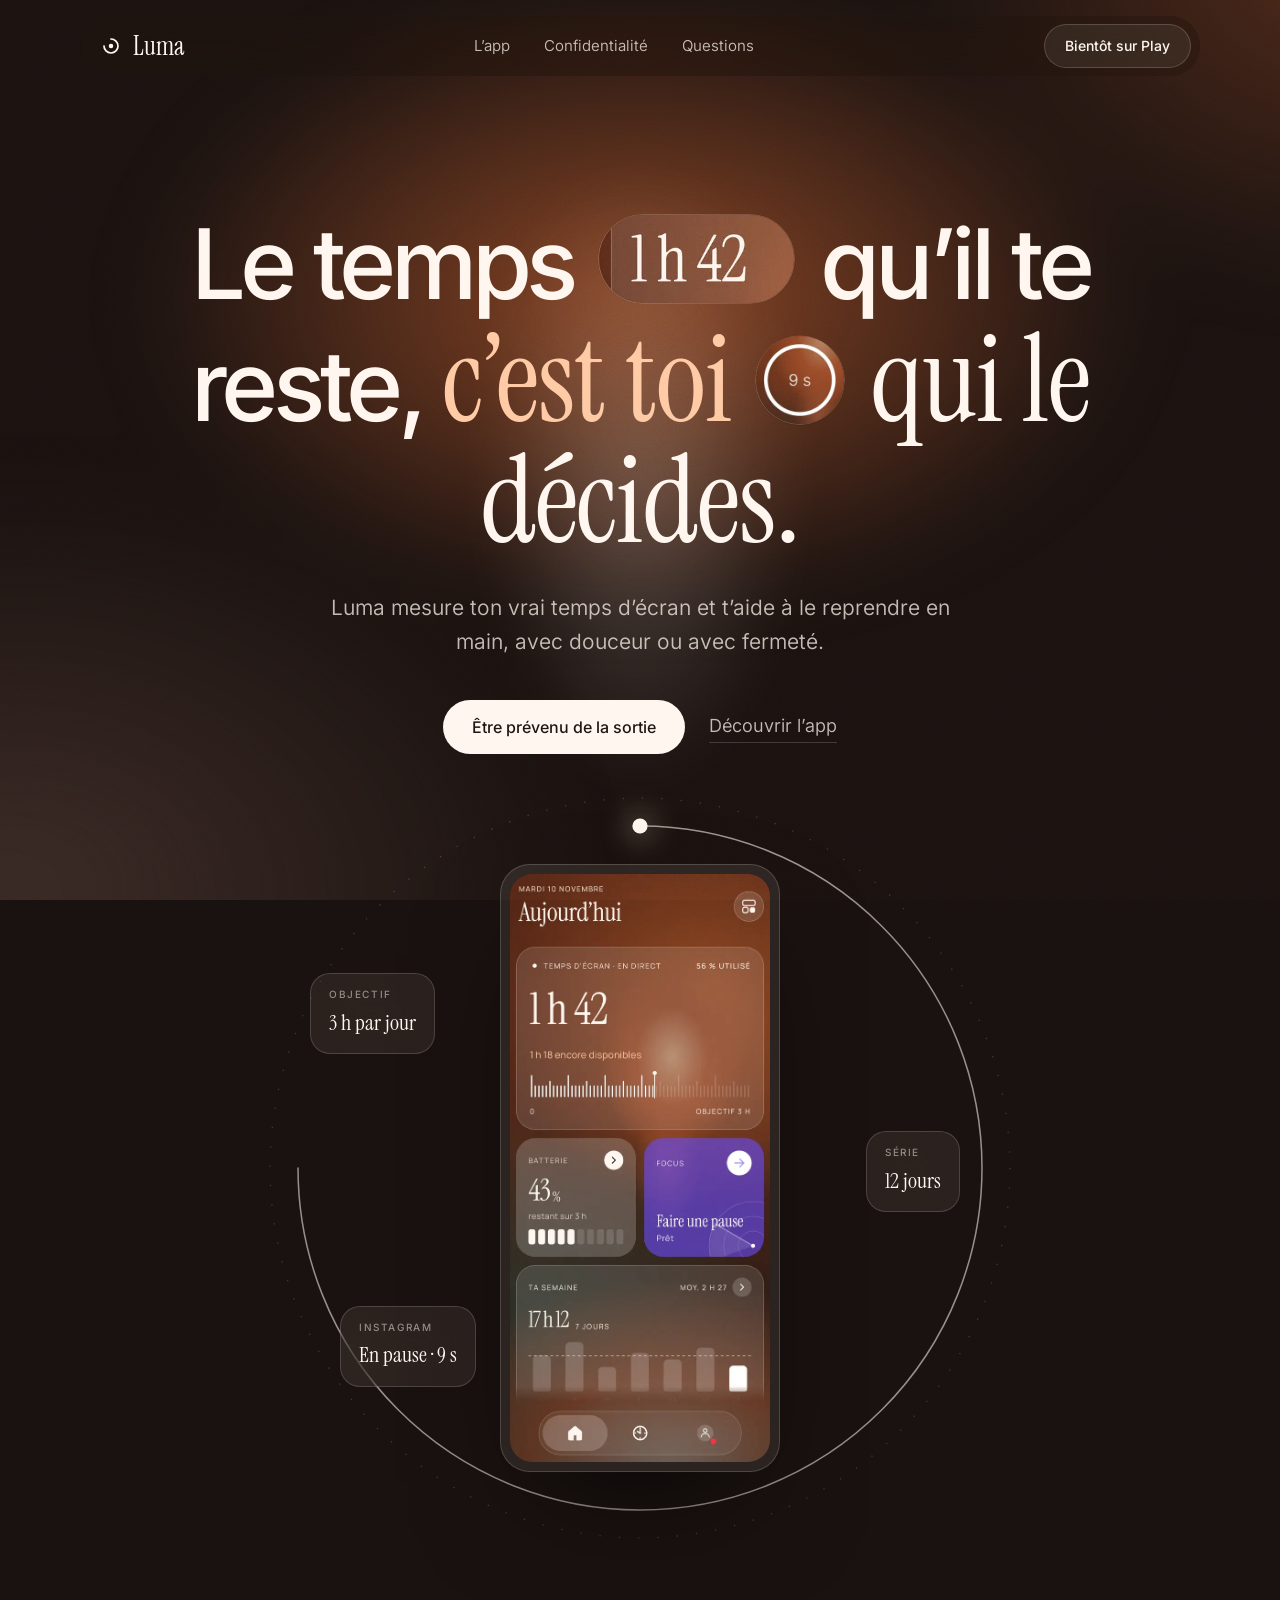
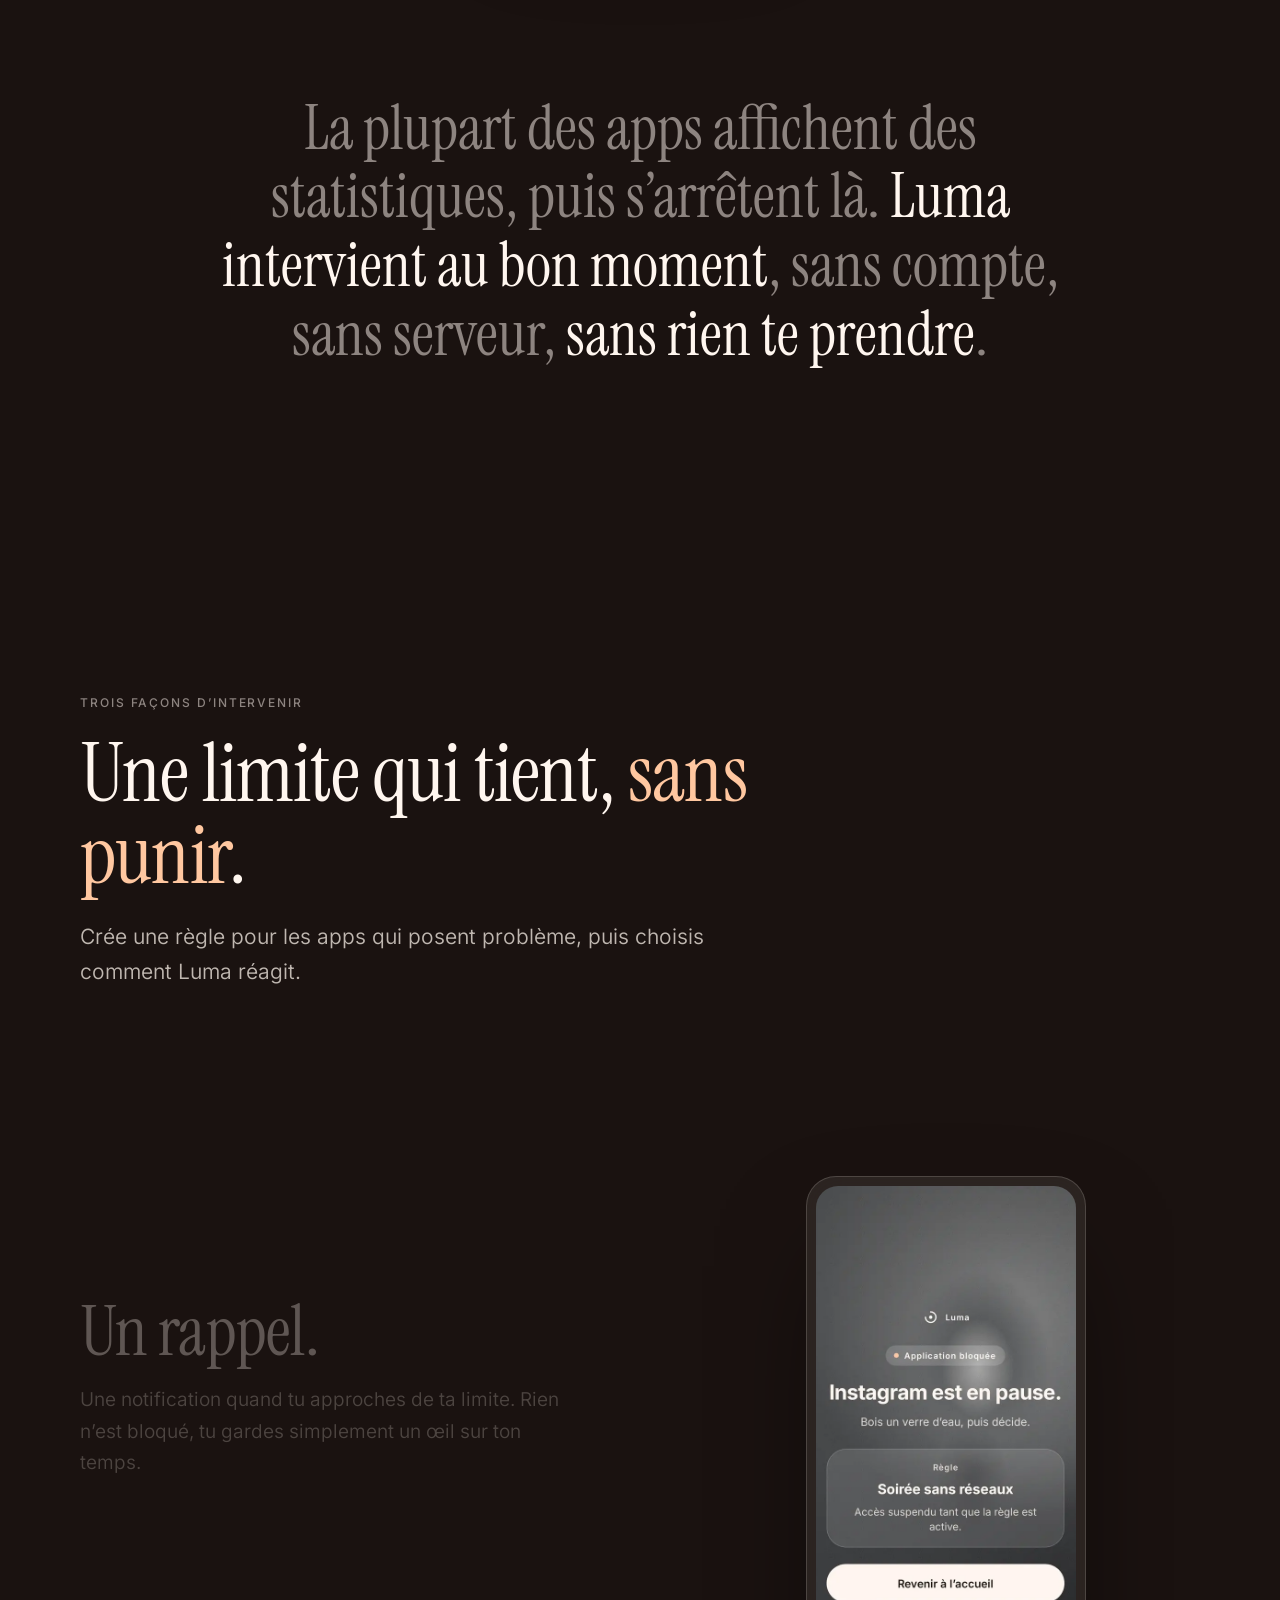
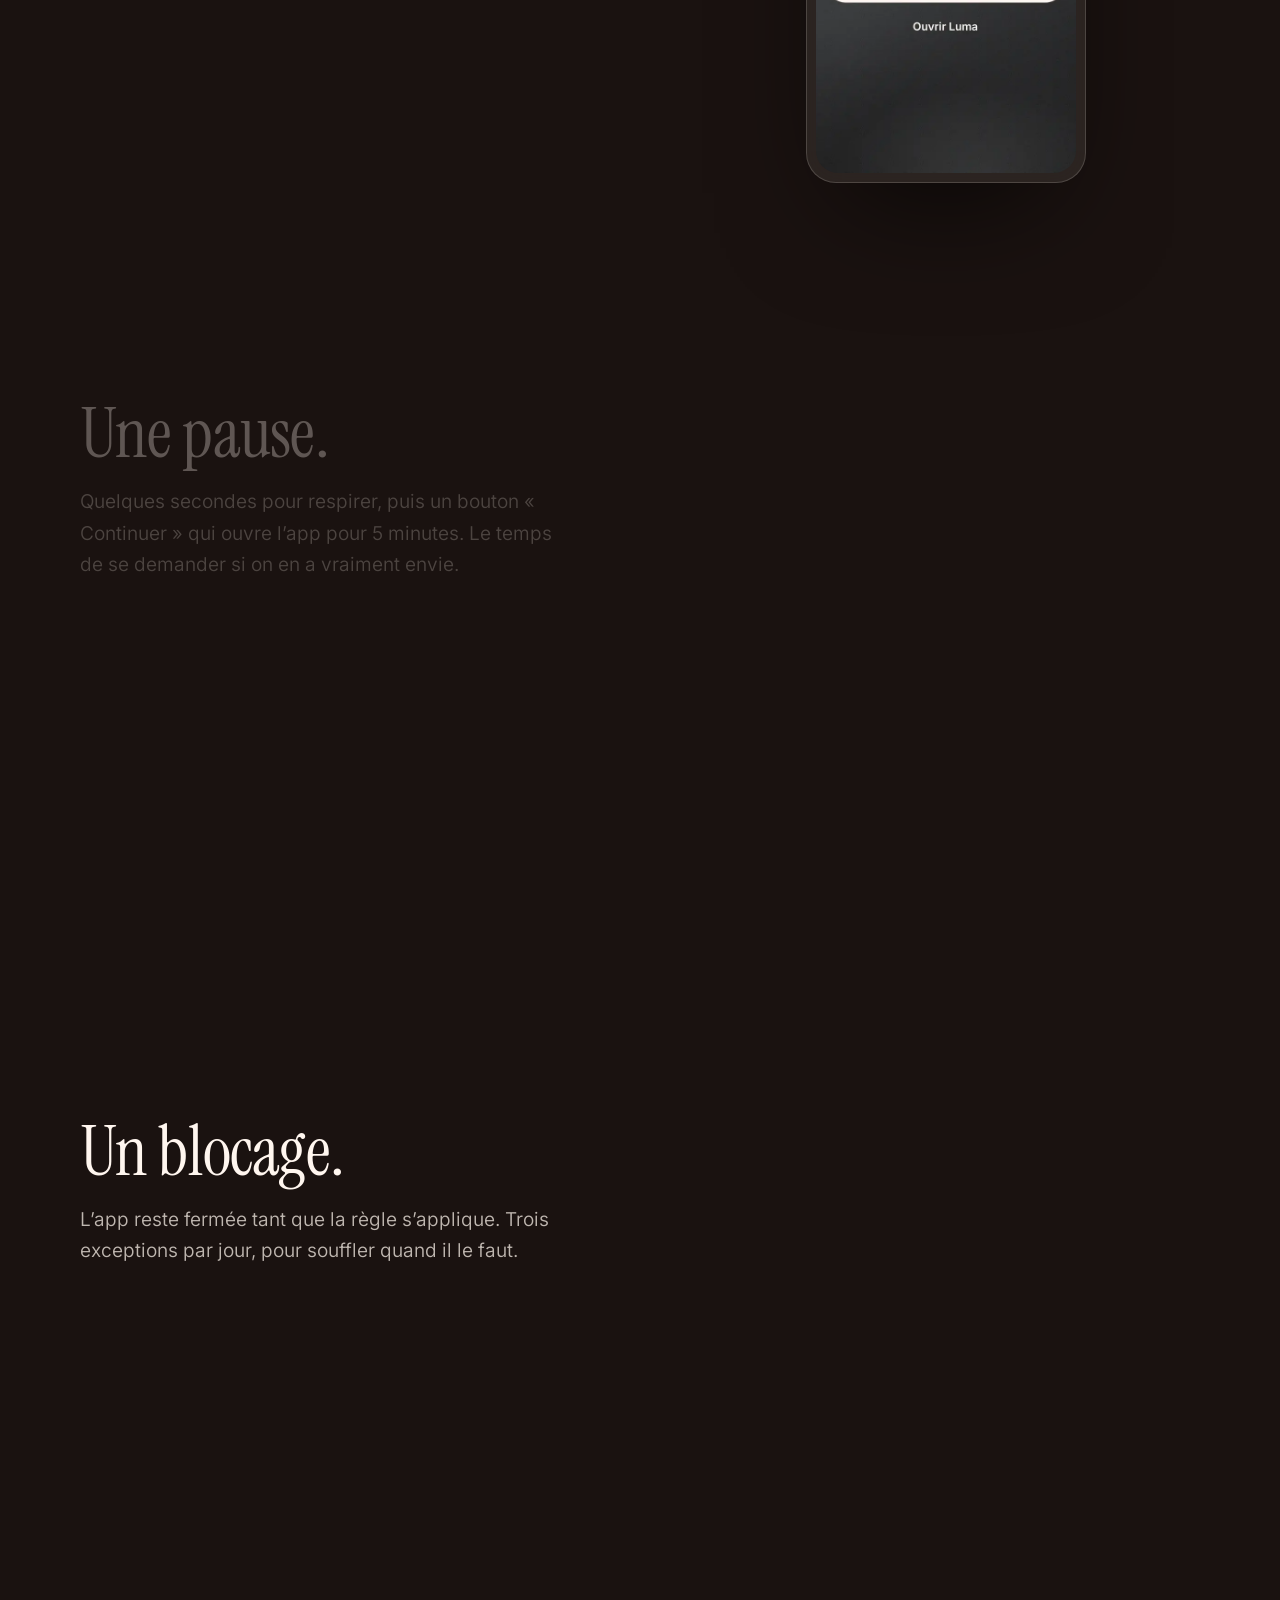
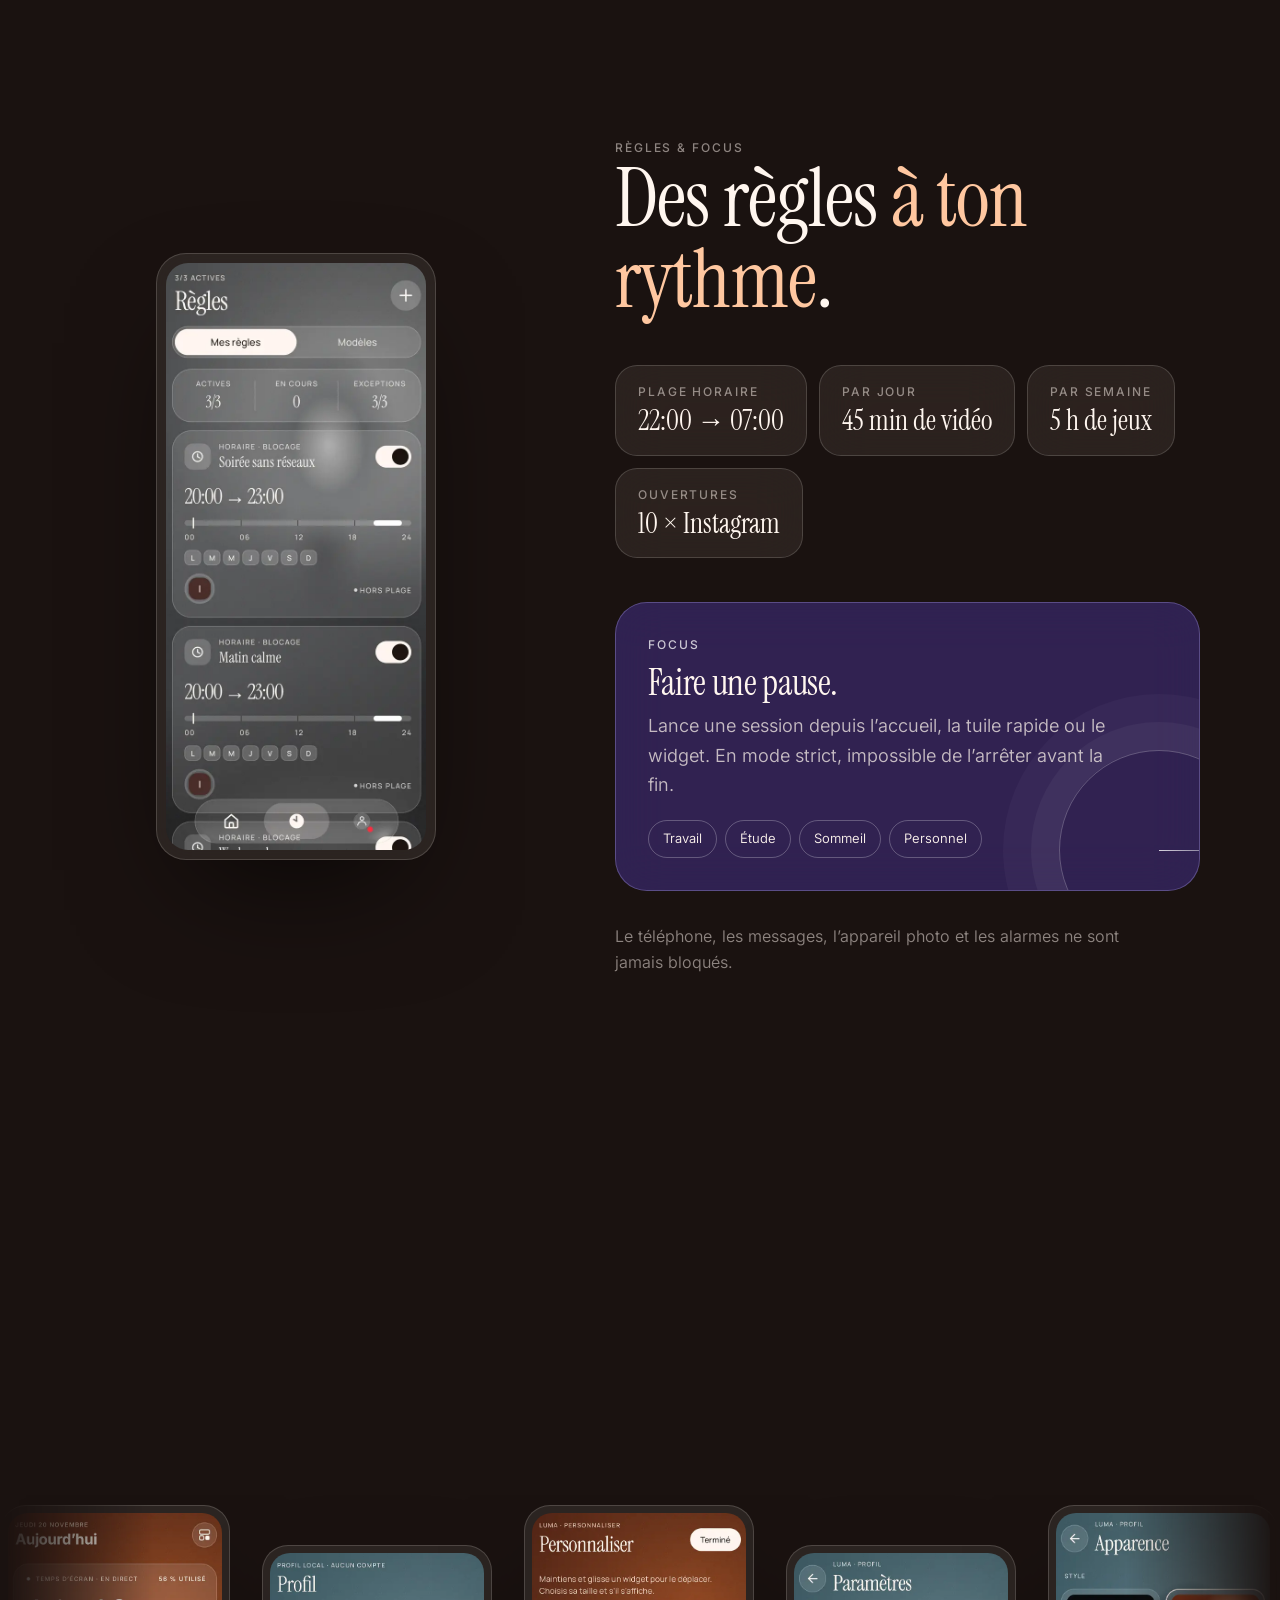
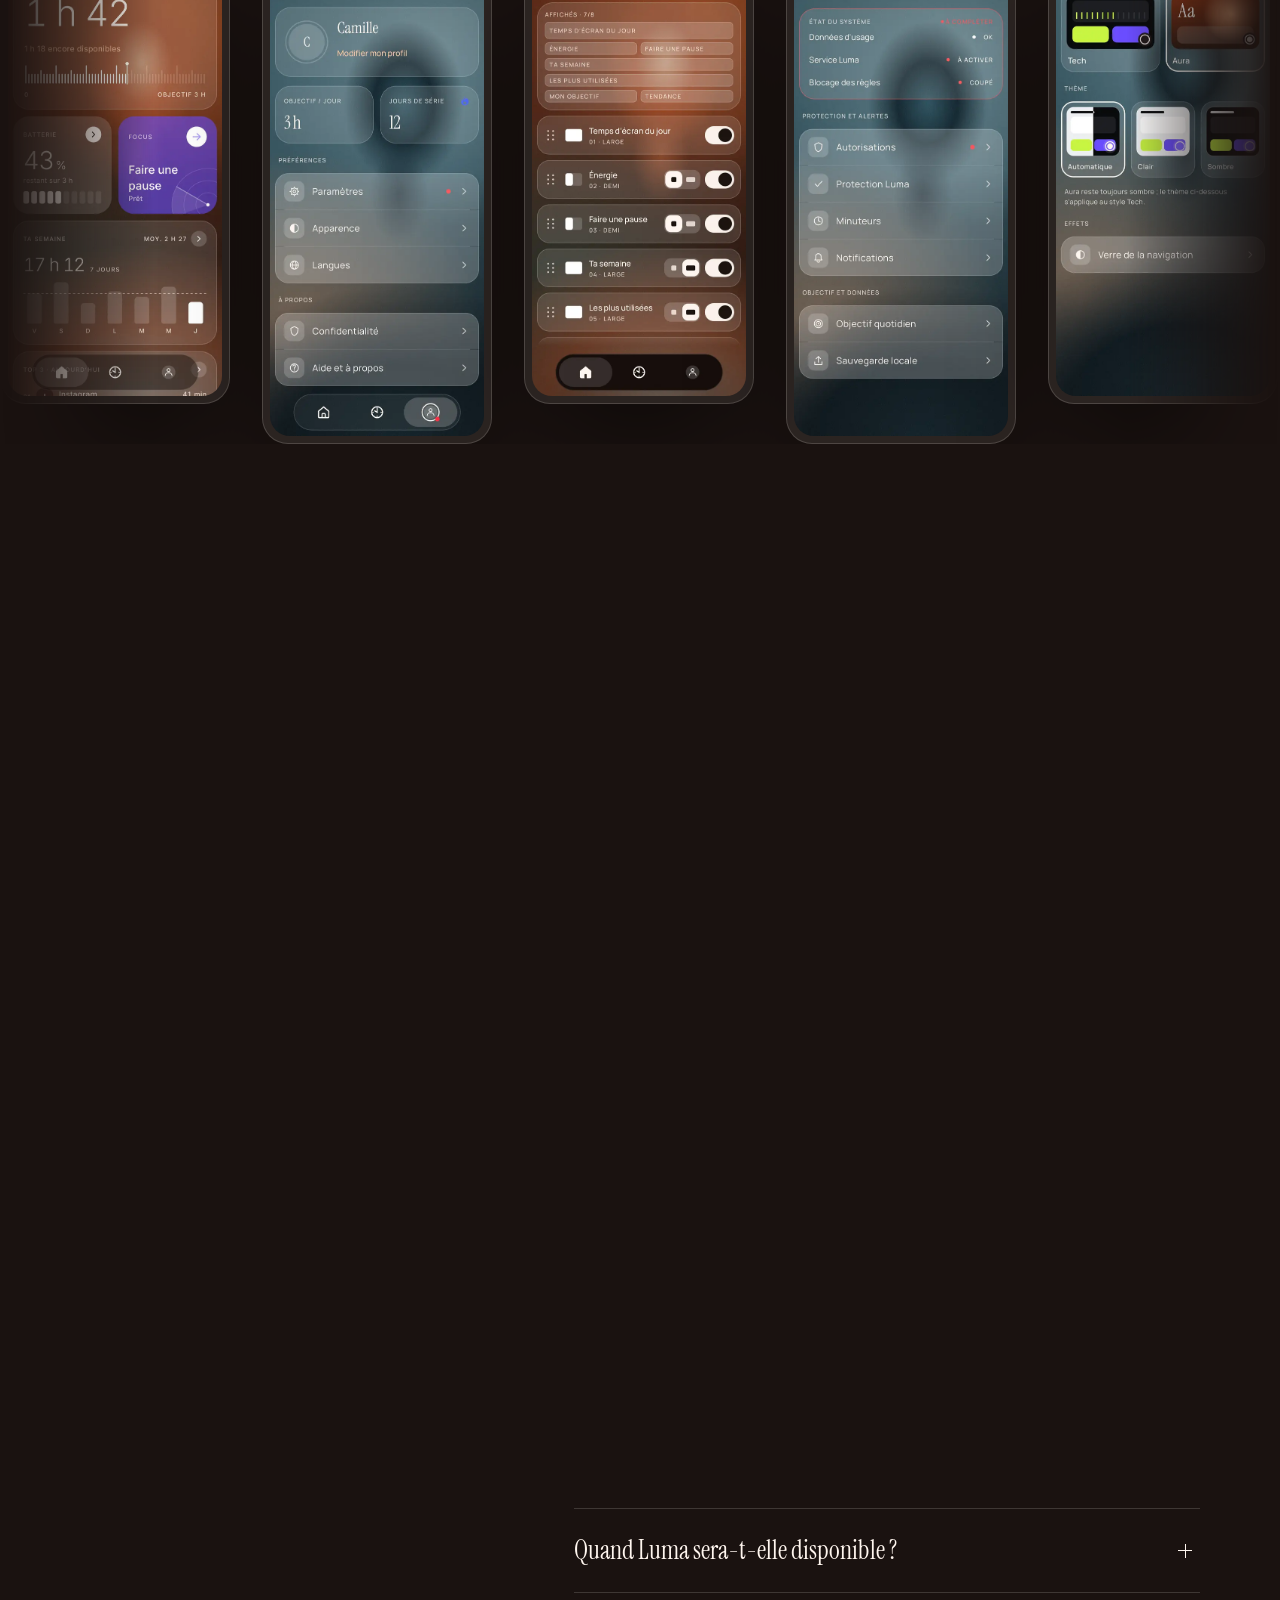
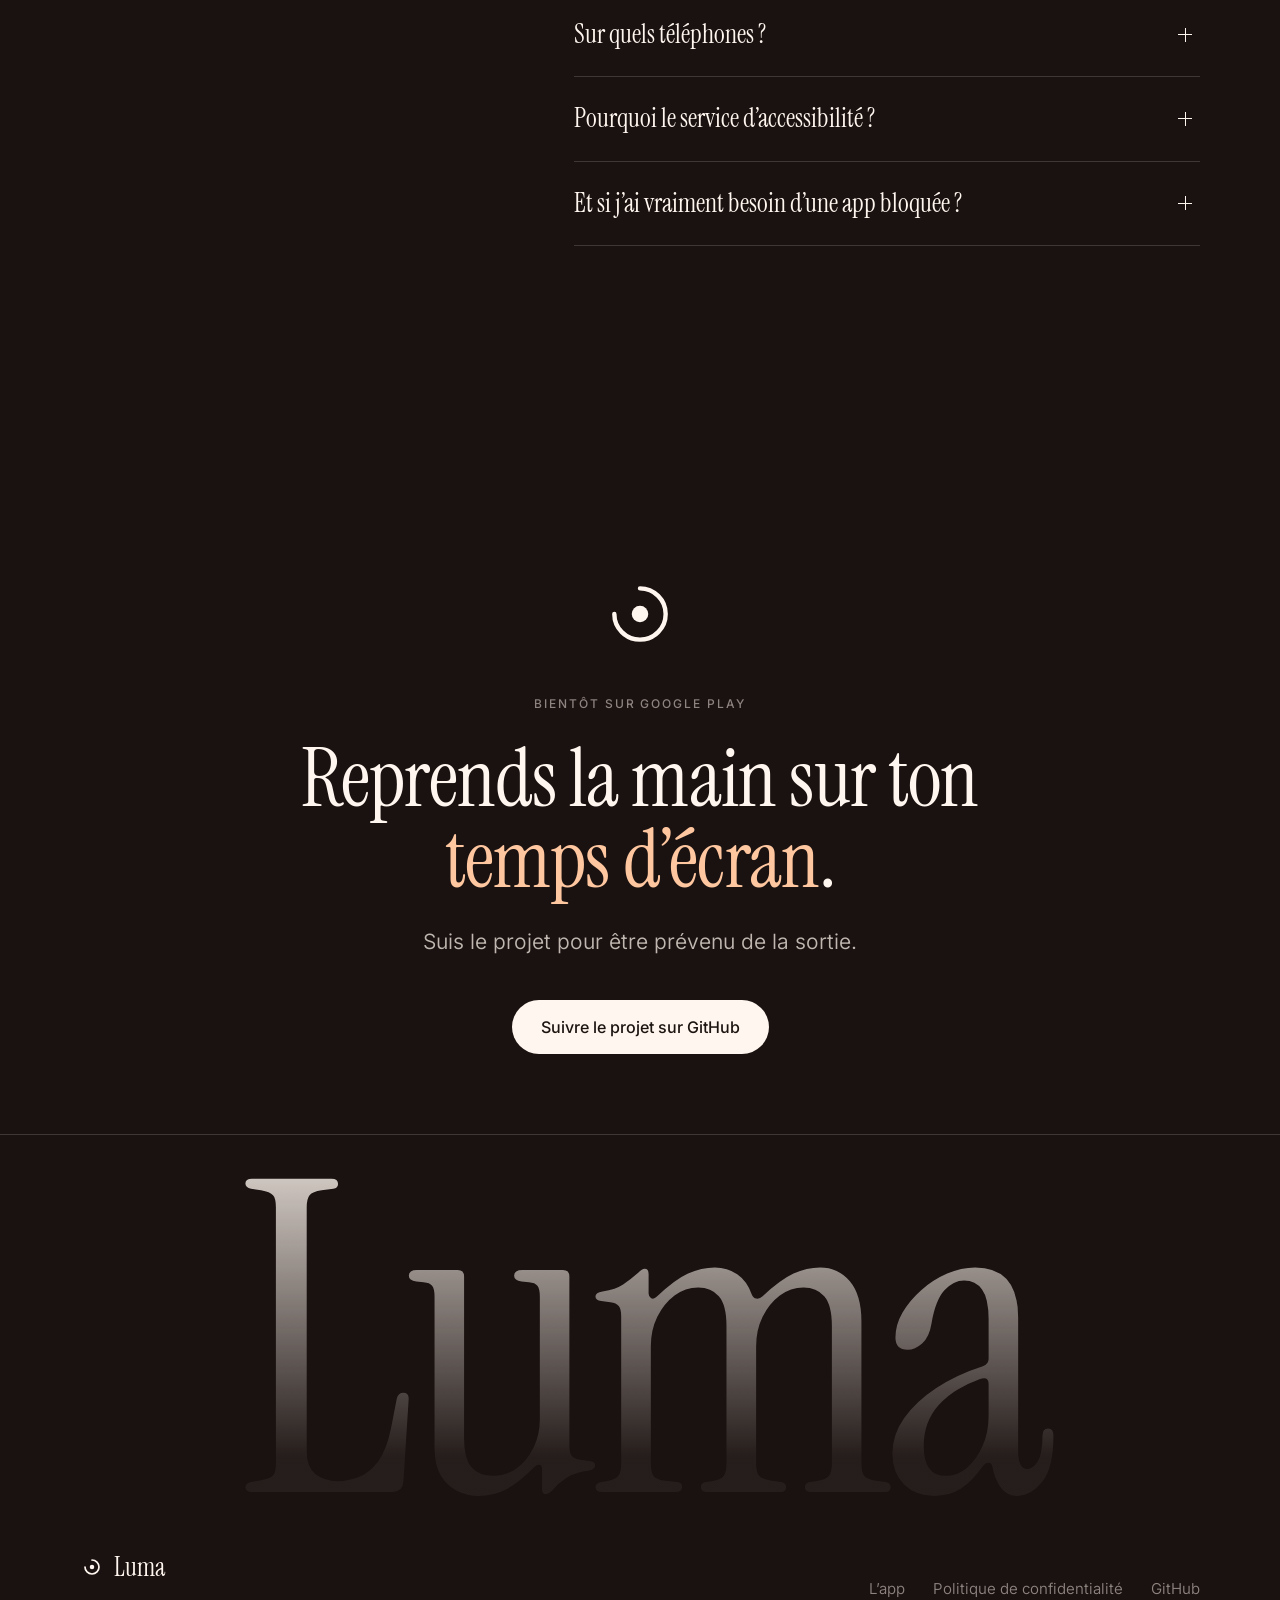
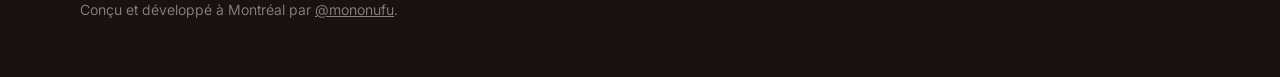
<file: index.html>
<!doctype html>
<html lang="fr" class="no-js" data-mood="copper">
<head>
  <meta charset="utf-8">
  <meta name="viewport" content="width=device-width, initial-scale=1">
  <title>Luma · Le temps qu’il te reste, c’est toi qui le décides</title>
  <meta name="description" content="Luma est une application Android qui mesure ton vrai temps d’écran et intervient au bon moment : un rappel, une pause ou un blocage. Sans compte, sans serveur, 100 % local.">
  <meta name="theme-color" content="#1a1210">
  <link rel="icon" href="assets/img/luma-logo.svg" type="image/svg+xml">
  <link rel="icon" href="assets/img/favicon-32.png" sizes="32x32" type="image/png">
  <link rel="apple-touch-icon" href="assets/img/apple-touch-icon.png">
  <meta property="og:type" content="website">
  <meta property="og:title" content="Luma · Le temps qu’il te reste, c’est toi qui le décides">
  <meta property="og:description" content="Temps d’écran réel, règles douces ou strictes, Focus. Sans compte ni serveur : tout reste sur ton téléphone.">
  <meta property="og:image" content="assets/img/og-image.jpg">
  <meta property="og:locale" content="fr_FR">
  <meta name="twitter:card" content="summary_large_image">
  <link rel="preload" href="assets/fonts/instrument-serif.ttf" as="font" type="font/ttf" crossorigin>
  <link rel="stylesheet" href="assets/css/style.css">
  <script>document.documentElement.classList.remove("no-js")</script>
</head>
<body>
  <div class="atmos" aria-hidden="true"></div>
  <div class="grain" aria-hidden="true"></div>
  <a class="skip" href="#contenu">Aller au contenu</a>

  <header class="site-header">
    <nav class="wrap nav" aria-label="Navigation principale">
      <a class="brand" href="#top" aria-label="Luma, retour en haut">
        <svg viewBox="0 0 48 48" aria-hidden="true"><circle cx="24" cy="24" r="4.5" fill="currentColor"/><path d="M24 10 A14 14 0 1 1 10 24" fill="none" stroke="currentColor" stroke-width="3.4" stroke-linecap="round"/></svg>
        Luma
      </a>
      <ul class="nav-links">
        <li><a href="#interventions">L’app</a></li>
        <li><a href="#confidentialite">Confidentialité</a></li>
        <li><a href="#faq">Questions</a></li>
      </ul>
      <a class="btn btn-glass" href="#telecharger">Bientôt sur Play</a>
    </nav>
  </header>

  <main id="contenu">
    <!-- Héros -->
    <section class="hero" id="top" data-mood="copper">
      <div class="wrap">
        <h1 class="reveal"><span class="sans">Le temps</span> <span class="pill"><img src="assets/img/pill-temps.webp" alt="" width="290" height="130"></span> <span class="sans">qu’il te reste,</span> <em>c’est toi</em> <span class="pill round"><img src="assets/img/pill-pause.webp" alt="" width="200" height="200"></span> qui le décides.</h1>
        <p class="lead reveal">Luma mesure ton vrai temps d’écran et t’aide à le reprendre en main, avec douceur ou avec fermeté.</p>
        <div class="hero-ctas reveal">
          <a class="btn btn-primary" href="#telecharger">Être prévenu de la sortie</a>
          <a class="link" href="#interventions">Découvrir l’app</a>
        </div>

        <div class="dial-stage reveal">
          <svg class="dial" viewBox="0 0 600 600" aria-hidden="true">
            <circle class="ticks" cx="300" cy="300" r="292" fill="none" stroke-dasharray="1 14.3"/>
            <path class="arc" d="M300 30 A270 270 0 1 1 30 300"/>
            <g class="spin"><circle class="dot" cx="300" cy="30" r="6"/></g>
          </svg>
          <div class="phone"><img src="assets/img/aura-accueil-fr.webp" alt="Accueil de Luma en style Aura : 1 h 42 de temps d’écran aujourd’hui, 1 h 18 encore disponibles" width="589" height="1278" fetchpriority="high"></div>
          <div class="float glass f1" aria-hidden="true"><span class="label">Objectif</span><b>3 h par jour</b></div>
          <div class="float glass f2" aria-hidden="true"><span class="label">Série</span><b>12 jours</b></div>
          <div class="float glass f3" aria-hidden="true"><span class="label">Instagram</span><b>En pause · 9 s</b></div>
        </div>
      </div>
    </section>

    <!-- Manifeste -->
    <section class="section statement" data-mood="copper">
      <div class="wrap reveal">
        <p>La plupart des apps affichent des statistiques, puis s’arrêtent là. <b>Luma intervient au bon moment</b>, sans compte, sans serveur, <b>sans rien te prendre</b>.</p>
      </div>
    </section>

    <!-- Interventions : le téléphone reste fixe pendant que les étapes défilent -->
    <section class="section" id="interventions" data-mood="grey" style="padding-bottom:40px">
      <div class="wrap">
        <div class="section-intro reveal" style="max-width:720px">
          <p class="label">Trois façons d’intervenir</p>
          <h2>Une limite qui tient, <em>sans punir</em>.</h2>
          <p class="lead">Crée une règle pour les apps qui posent problème, puis choisis comment Luma réagit.</p>
        </div>
        <div class="sticky-split">
          <ol class="steps-list">
            <li class="step" data-step="0"><h3>Un rappel.</h3><p>Une notification quand tu approches de ta limite. Rien n’est bloqué, tu gardes simplement un œil sur ton temps.</p></li>
            <li class="step" data-step="1"><h3>Une pause.</h3><p>Quelques secondes pour respirer, puis un bouton « Continuer » qui ouvre l’app pour 5 minutes. Le temps de se demander si on en a vraiment envie.</p></li>
            <li class="step" data-step="2"><h3>Un blocage.</h3><p>L’app reste fermée tant que la règle s’applique. Trois exceptions par jour, pour souffler quand il le faut.</p></li>
          </ol>
          <div class="sticky-phone">
            <div class="phone stack">
              <img class="on" src="assets/img/accueil-aura-barre.webp" alt="Accueil : le temps restant sur l’objectif du jour" width="589" height="1278" loading="lazy">
              <img src="assets/img/pause-friction-aura.webp" alt="Page de pause avec un compte à rebours de 9 secondes" width="589" height="1278" loading="lazy">
              <img src="assets/img/pause-blocage-aura.webp" alt="Page de blocage : Instagram est en pause" width="589" height="1278" loading="lazy">
            </div>
          </div>
        </div>
      </div>
    </section>

    <!-- Règles et Focus -->
    <section class="section" data-mood="violet">
      <div class="wrap split reverse">
        <div class="reveal">
          <p class="label">Règles &amp; Focus</p>
          <h2>Des règles <em>à ton rythme</em>.</h2>
          <div class="triggers">
            <div class="trigger glass"><span class="label">Plage horaire</span><strong>22:00 → 07:00</strong></div>
            <div class="trigger glass"><span class="label">Par jour</span><strong>45 min de vidéo</strong></div>
            <div class="trigger glass"><span class="label">Par semaine</span><strong>5 h de jeux</strong></div>
            <div class="trigger glass"><span class="label">Ouvertures</span><strong>10 × Instagram</strong></div>
          </div>
          <div class="focus-card glass">
            <p class="label" style="color:rgba(255,255,255,.75)">Focus</p>
            <h3>Faire une pause.</h3>
            <p>Lance une session depuis l’accueil, la tuile rapide ou le widget. En mode strict, impossible de l’arrêter avant la fin.</p>
            <div class="profiles"><span>Travail</span><span>Étude</span><span>Sommeil</span><span>Personnel</span></div>
            <div class="radar" aria-hidden="true"></div>
          </div>
          <p class="note">Le téléphone, les messages, l’appareil photo et les alarmes ne sont jamais bloqués.</p>
        </div>
        <div class="reveal">
          <div class="phone"><img src="assets/img/aura-regles-fr.webp" alt="Liste des règles en style Aura : Soirée sans réseaux, de 20:00 à 23:00, avec sa frise de 24 heures" width="589" height="1278" loading="lazy"></div>
        </div>
      </div>
    </section>

    <!-- Galerie -->
    <section class="section" style="padding-top:40px" data-mood="violet">
      <div class="wrap gallery-head reveal">
        <p class="label">Aura</p>
        <h2>Une lumière pour chaque moment.</h2>
        <p class="lead">Cuivre pour l’accueil, gris pour les règles, violet pour le Focus, bleu-vert pour le profil. Et si tu préfères un tableau de bord net, le style Tech est à un geste.</p>
      </div>
      <div class="marquee" aria-label="Captures de l’application">
        <div class="marquee-track">
          <div class="phone"><img src="assets/img/accueil-aura-barre.webp" alt="Accueil" width="589" height="1278" loading="lazy"></div>
          <div class="phone"><img src="assets/img/aura-profil-fr.webp" alt="Profil" width="589" height="1278" loading="lazy"></div>
          <div class="phone"><img src="assets/img/aura-personnaliser-fr.webp" alt="Personnaliser l’accueil" width="589" height="1278" loading="lazy"></div>
          <div class="phone"><img src="assets/img/aura-parametres-fr.webp" alt="Paramètres" width="589" height="1278" loading="lazy"></div>
          <div class="phone"><img src="assets/img/aura-apparence-fr.webp" alt="Apparence" width="589" height="1278" loading="lazy"></div>
          <!-- Copie pour une boucle continue -->
          <div class="phone" aria-hidden="true"><img src="assets/img/accueil-aura-barre.webp" alt="" width="589" height="1278" loading="lazy"></div>
          <div class="phone" aria-hidden="true"><img src="assets/img/aura-profil-fr.webp" alt="" width="589" height="1278" loading="lazy"></div>
          <div class="phone" aria-hidden="true"><img src="assets/img/aura-personnaliser-fr.webp" alt="" width="589" height="1278" loading="lazy"></div>
          <div class="phone" aria-hidden="true"><img src="assets/img/aura-parametres-fr.webp" alt="" width="589" height="1278" loading="lazy"></div>
          <div class="phone" aria-hidden="true"><img src="assets/img/aura-apparence-fr.webp" alt="" width="589" height="1278" loading="lazy"></div>
        </div>
      </div>
    </section>

    <!-- Confidentialité -->
    <section class="section privacy" id="confidentialite" data-mood="teal">
      <div class="wrap reveal">
        <p class="label">Confidentialité</p>
        <h2>Rien ne quitte <em>ton téléphone</em>.</h2>
        <p class="lead">Les calculs se font sur l’appareil. Luma ne lit pas le contenu de ton écran&nbsp;: elle sait seulement quelle app est ouverte.</p>
        <ul class="nothing">
          <li class="glass"><b>0</b>compte</li>
          <li class="glass"><b>0</b>serveur</li>
          <li class="glass"><b>0</b>pub</li>
          <li class="glass"><b>0</b>traceur</li>
        </ul>
        <a class="link" href="confidentialite.html">Lire la politique de confidentialité</a>
      </div>
    </section>

    <!-- FAQ -->
    <section class="section" id="faq" data-mood="teal" style="padding-top:40px">
      <div class="wrap faq-wrap">
        <div class="reveal">
          <p class="label">Questions</p>
          <h2 style="margin-top:20px">Bon à savoir.</h2>
        </div>
        <div class="faq reveal">
          <details>
            <summary>Quand Luma sera-t-elle disponible&nbsp;?</summary>
            <p>Luma se prépare pour Google Play. Les derniers essais de la protection sur plusieurs téléphones sont en cours.</p>
          </details>
          <details>
            <summary>Sur quels téléphones&nbsp;?</summary>
            <p>Sur Android 7.0 et plus récent, jusqu’à Android 17. L’app pèse environ 2,4 Mo.</p>
          </details>
          <details>
            <summary>Pourquoi le service d’accessibilité&nbsp;?</summary>
            <p>C’est le seul moyen, sur Android, de savoir quelle app passe au premier plan pour appliquer une règle au bon moment. Luma ne lit ni le texte ni le contenu de l’écran.</p>
          </details>
          <details>
            <summary>Et si j’ai vraiment besoin d’une app bloquée&nbsp;?</summary>
            <p>Tu peux ajouter une exception temporaire, trois fois par jour, ou modifier ta règle à tout moment. Les minuteurs ajoutent juste un petit délai pour que céder reste un choix.</p>
          </details>
        </div>
      </div>
    </section>

    <!-- Appel final -->
    <section class="section cta" id="telecharger" data-mood="copper">
      <div class="wrap reveal">
        <svg viewBox="0 0 48 48" aria-hidden="true"><circle cx="24" cy="24" r="4.5" fill="#fff6ef"/><path d="M24 10 A14 14 0 1 1 10 24" fill="none" stroke="#fff6ef" stroke-width="2.4" stroke-linecap="round"/></svg>
        <p class="label">Bientôt sur Google Play</p>
        <h2>Reprends la main sur ton <em>temps d’écran</em>.</h2>
        <p class="lead">Suis le projet pour être prévenu de la sortie.</p>
        <div class="hero-ctas">
          <a class="btn btn-primary" href="https://github.com/mononufu" rel="noopener">Suivre le projet sur GitHub</a>
        </div>
      </div>
    </section>
  </main>

  <footer class="site-footer">
    <div class="wordmark" aria-hidden="true">Luma</div>
    <div class="wrap footer-grid">
      <div>
        <a class="brand" href="#top"><svg viewBox="0 0 48 48" aria-hidden="true"><circle cx="24" cy="24" r="4.5" fill="currentColor"/><path d="M24 10 A14 14 0 1 1 10 24" fill="none" stroke="currentColor" stroke-width="3.4" stroke-linecap="round"/></svg>Luma</a>
        <small>Conçu et développé à Montréal par <a href="https://github.com/mononufu">@mononufu</a>.</small>
      </div>
      <ul class="footer-links">
        <li><a href="#interventions">L’app</a></li>
        <li><a href="confidentialite.html">Politique de confidentialité</a></li>
        <li><a href="https://github.com/mononufu">GitHub</a></li>
      </ul>
    </div>
  </footer>

  <script src="assets/js/main.js" defer></script>
</body>
</html>
</file>
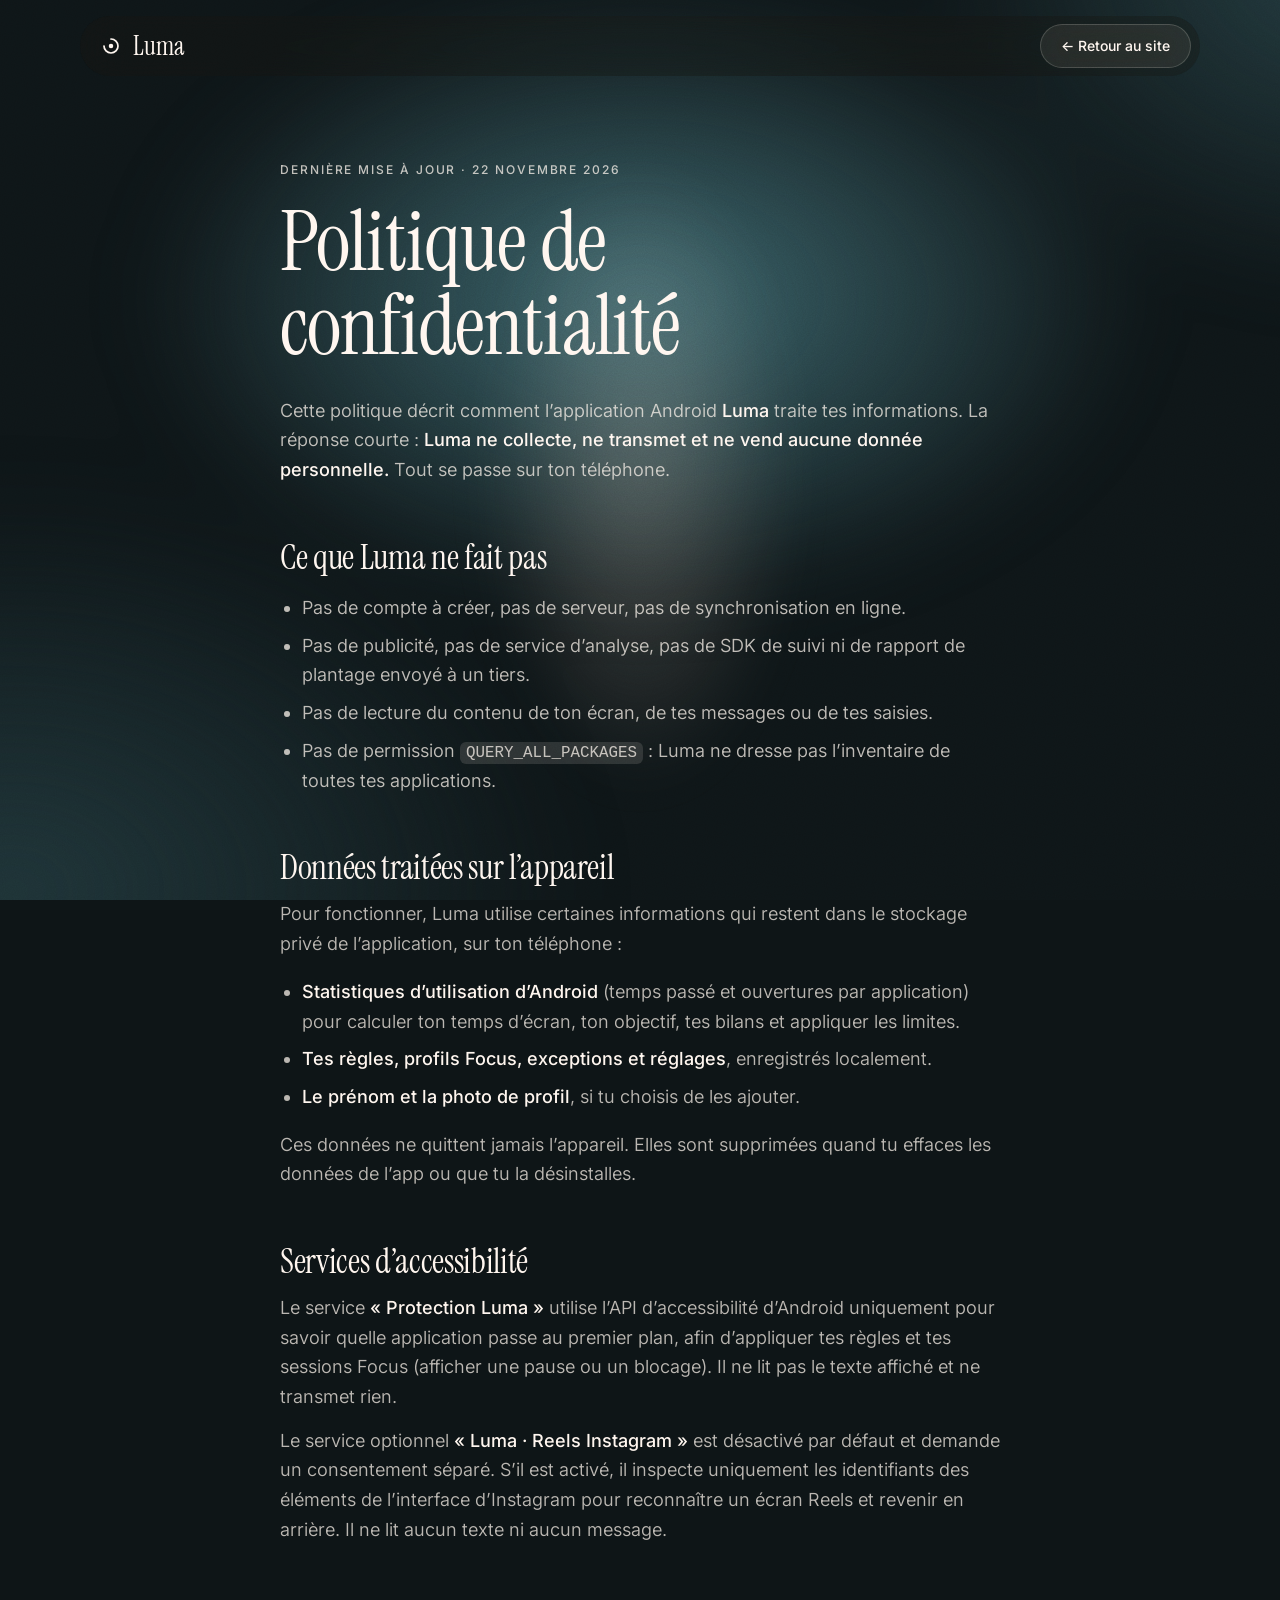
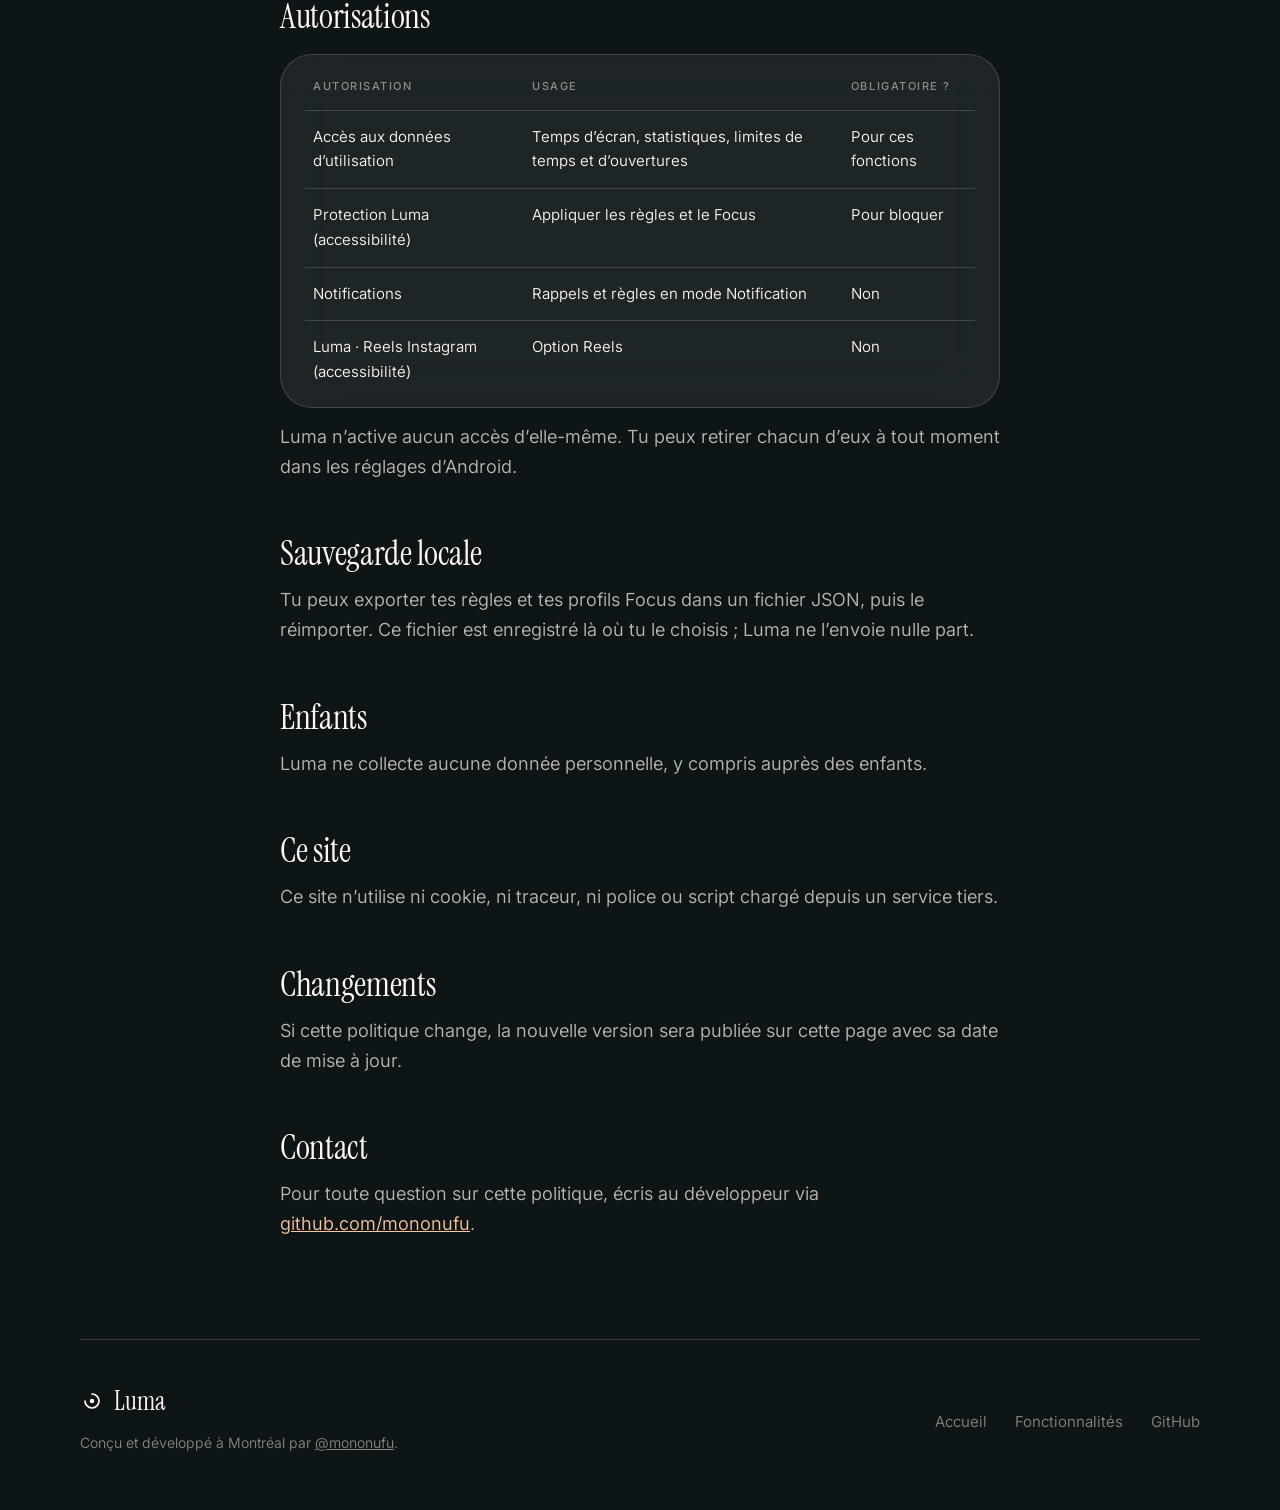
<file: confidentialite.html>
<!doctype html>
<html lang="fr" data-mood="teal">
<head>
  <meta charset="utf-8">
  <meta name="viewport" content="width=device-width, initial-scale=1">
  <title>Politique de confidentialité · Luma</title>
  <meta name="description" content="Politique de confidentialité de l’application Android Luma : aucune donnée collectée, aucun compte, aucun serveur.">
  <meta name="theme-color" content="#1a1210">
  <link rel="icon" href="assets/img/luma-logo.svg" type="image/svg+xml">
  <link rel="icon" href="assets/img/favicon-32.png" sizes="32x32" type="image/png">
  <link rel="apple-touch-icon" href="assets/img/apple-touch-icon.png">
  <link rel="stylesheet" href="assets/css/style.css">
</head>
<body>
  <div class="atmos" aria-hidden="true"></div>
  <div class="grain" aria-hidden="true"></div>
  <a class="skip" href="#contenu">Aller au contenu</a>
  <header class="site-header">
    <nav class="wrap nav" aria-label="Navigation principale">
      <a class="brand" href="./"><svg viewBox="0 0 48 48" aria-hidden="true"><circle cx="24" cy="24" r="4.5" fill="currentColor"/><path d="M24 10 A14 14 0 1 1 10 24" fill="none" stroke="currentColor" stroke-width="3.4" stroke-linecap="round"/></svg>Luma</a>
      <a class="btn btn-glass" href="./">← Retour au site</a>
    </nav>
  </header>

  <main id="contenu" class="wrap">
    <article class="prose">
      <p class="label">Dernière mise à jour · 22 novembre 2026</p>
      <h1>Politique de confidentialité</h1>
      <p>Cette politique décrit comment l’application Android <strong>Luma</strong> traite tes informations. La réponse courte&nbsp;: <strong>Luma ne collecte, ne transmet et ne vend aucune donnée personnelle.</strong> Tout se passe sur ton téléphone.</p>

      <h2>Ce que Luma ne fait pas</h2>
      <ul>
        <li>Pas de compte à créer, pas de serveur, pas de synchronisation en ligne.</li>
        <li>Pas de publicité, pas de service d’analyse, pas de SDK de suivi ni de rapport de plantage envoyé à un tiers.</li>
        <li>Pas de lecture du contenu de ton écran, de tes messages ou de tes saisies.</li>
        <li>Pas de permission <code>QUERY_ALL_PACKAGES</code>&nbsp;: Luma ne dresse pas l’inventaire de toutes tes applications.</li>
      </ul>

      <h2>Données traitées sur l’appareil</h2>
      <p>Pour fonctionner, Luma utilise certaines informations qui restent dans le stockage privé de l’application, sur ton téléphone&nbsp;:</p>
      <ul>
        <li><strong>Statistiques d’utilisation d’Android</strong> (temps passé et ouvertures par application) pour calculer ton temps d’écran, ton objectif, tes bilans et appliquer les limites.</li>
        <li><strong>Tes règles, profils Focus, exceptions et réglages</strong>, enregistrés localement.</li>
        <li><strong>Le prénom et la photo de profil</strong>, si tu choisis de les ajouter.</li>
      </ul>
      <p>Ces données ne quittent jamais l’appareil. Elles sont supprimées quand tu effaces les données de l’app ou que tu la désinstalles.</p>

      <h2>Services d’accessibilité</h2>
      <p>Le service <strong>«&nbsp;Protection Luma&nbsp;»</strong> utilise l’API d’accessibilité d’Android uniquement pour savoir quelle application passe au premier plan, afin d’appliquer tes règles et tes sessions Focus (afficher une pause ou un blocage). Il ne lit pas le texte affiché et ne transmet rien.</p>
      <p>Le service optionnel <strong>«&nbsp;Luma · Reels Instagram&nbsp;»</strong> est désactivé par défaut et demande un consentement séparé. S’il est activé, il inspecte uniquement les identifiants des éléments de l’interface d’Instagram pour reconnaître un écran Reels et revenir en arrière. Il ne lit aucun texte ni aucun message.</p>

      <h2>Autorisations</h2>
      <div class="perm glass">
        <div class="table-scroll">
          <table>
            <thead><tr><th scope="col">Autorisation</th><th scope="col">Usage</th><th scope="col">Obligatoire ?</th></tr></thead>
            <tbody>
              <tr><td>Accès aux données d’utilisation</td><td>Temps d’écran, statistiques, limites de temps et d’ouvertures</td><td>Pour ces fonctions</td></tr>
              <tr><td>Protection Luma (accessibilité)</td><td>Appliquer les règles et le Focus</td><td>Pour bloquer</td></tr>
              <tr><td>Notifications</td><td>Rappels et règles en mode Notification</td><td>Non</td></tr>
              <tr><td>Luma · Reels Instagram (accessibilité)</td><td>Option Reels</td><td>Non</td></tr>
            </tbody>
          </table>
        </div>
      </div>
      <p style="margin-top:14px">Luma n’active aucun accès d’elle-même. Tu peux retirer chacun d’eux à tout moment dans les réglages d’Android.</p>

      <h2>Sauvegarde locale</h2>
      <p>Tu peux exporter tes règles et tes profils Focus dans un fichier JSON, puis le réimporter. Ce fichier est enregistré là où tu le choisis&nbsp;; Luma ne l’envoie nulle part.</p>

      <h2>Enfants</h2>
      <p>Luma ne collecte aucune donnée personnelle, y compris auprès des enfants.</p>

      <h2>Ce site</h2>
      <p>Ce site n’utilise ni cookie, ni traceur, ni police ou script chargé depuis un service tiers.</p>

      <h2>Changements</h2>
      <p>Si cette politique change, la nouvelle version sera publiée sur cette page avec sa date de mise à jour.</p>

      <h2>Contact</h2>
      <p>Pour toute question sur cette politique, écris au développeur via <a href="https://github.com/mononufu">github.com/mononufu</a>.</p>
    </article>
  </main>

  <footer class="site-footer">
    <div class="wrap footer-grid">
      <div>
        <a class="brand" href="./"><svg viewBox="0 0 48 48" aria-hidden="true"><circle cx="24" cy="24" r="4.5" fill="currentColor"/><path d="M24 10 A14 14 0 1 1 10 24" fill="none" stroke="currentColor" stroke-width="3.4" stroke-linecap="round"/></svg>Luma</a>
        <small>Conçu et développé à Montréal par <a href="https://github.com/mononufu">@mononufu</a>.</small>
      </div>
      <ul class="footer-links">
        <li><a href="./">Accueil</a></li>
        <li><a href="./#fonctionnalites">Fonctionnalités</a></li>
        <li><a href="https://github.com/mononufu">GitHub</a></li>
      </ul>
    </div>
  </footer>
</body>
</html>
</file>
<file: assets/css/style.css>
/* Luma — site vitrine, style Aura : fonds atmosphériques, grain, verre dépoli, titres en serif. */
@font-face {
  font-family: "Inter";
  src: url("../fonts/inter.ttf") format("truetype");
  font-weight: 100 900;
  font-display: swap;
}
@font-face {
  font-family: "Instrument Serif";
  src: url("../fonts/instrument-serif.ttf") format("truetype");
  font-weight: 400;
  font-display: swap;
}

/* Les couleurs d'ambiance sont animables (fondu entre les parties, comme dans l'app). */
@property --glow-a { syntax: "<color>"; inherits: true; initial-value: #b4582c; }
@property --glow-b { syntax: "<color>"; inherits: true; initial-value: #3a2a25; }
@property --base { syntax: "<color>"; inherits: true; initial-value: #1a1210; }

:root {
  --ink: #fff6ef;
  --ink-soft: rgba(255, 246, 239, .72);
  --ink-faint: rgba(255, 246, 239, .5);
  --copper: #ffc7a0;
  --violet: #6a4dff;
  --glass: rgba(255, 246, 239, .07);
  --glass-strong: rgba(255, 246, 239, .12);
  --glass-line: rgba(255, 246, 239, .16);
  --on-ink: #1c1410;
  --serif: "Instrument Serif", "Iowan Old Style", Georgia, serif;
  --sans: "Inter", system-ui, -apple-system, "Segoe UI", Roboto, sans-serif;
  --wrap: 1120px;
  --glow-a: #b4582c;
  --glow-b: #3a2a25;
  --base: #1a1210;
  color-scheme: dark;
  transition: --glow-a 1.4s ease, --glow-b 1.4s ease, --base 1.4s ease;
}
/* Ambiances, reprises des parties de l'app */
:root[data-mood="copper"] { --glow-a: #b4582c; --glow-b: #3a2a25; --base: #1a1210; }
:root[data-mood="grey"]   { --glow-a: #8a8682; --glow-b: #2a2928; --base: #151515; }
:root[data-mood="violet"] { --glow-a: #6a4dff; --glow-b: #2a2050; --base: #110f1c; }
:root[data-mood="teal"]   { --glow-a: #4f8790; --glow-b: #1f3438; --base: #0e1517; }

*, *::before, *::after { box-sizing: border-box; }
html { scroll-behavior: smooth; -webkit-text-size-adjust: 100%; }
@media (prefers-reduced-motion: reduce) {
  html { scroll-behavior: auto; }
  *, *::before, *::after { animation: none !important; transition: none !important; }
}

body {
  margin: 0;
  background: var(--base);
  color: var(--ink);
  font-family: var(--sans);
  font-size: 18px;
  font-weight: 350;
  line-height: 1.65;
  -webkit-font-smoothing: antialiased;
  overflow-x: hidden;
}
img { max-width: 100%; display: block; }
a { color: inherit; }
:focus-visible { outline: 2px solid var(--copper); outline-offset: 4px; border-radius: 8px; }

/* ---------- Fond atmosphérique fixe ---------- */
.atmos { position: fixed; inset: 0; z-index: -1; pointer-events: none; overflow: hidden; background: var(--base); }
.atmos::before {
  content: ""; position: absolute; inset: -20%;
  background:
    radial-gradient(40% 35% at 50% 38%, color-mix(in srgb, var(--glow-a) 70%, transparent), transparent 70%),
    radial-gradient(45% 45% at 15% 85%, var(--glow-b), transparent 70%),
    radial-gradient(35% 40% at 90% 10%, color-mix(in srgb, var(--glow-a) 35%, transparent), transparent 70%);
  filter: blur(40px);
  animation: drift 24s ease-in-out infinite alternate;
}
/* La silhouette lumineuse floue des fonds Aura */
.atmos::after {
  content: ""; position: absolute; left: 50%; top: 18%; width: 34vmin; height: 70vmin;
  transform: translateX(-50%);
  border-radius: 50% 50% 40% 40%;
  background: radial-gradient(closest-side, rgba(255, 236, 220, .22), transparent);
  filter: blur(30px);
}
.grain {
  position: fixed; inset: 0; z-index: 60; pointer-events: none; opacity: .14; mix-blend-mode: overlay;
  background-image: url("data:image/svg+xml,%3Csvg xmlns='http://www.w3.org/2000/svg' width='160' height='160'%3E%3Cfilter id='n'%3E%3CfeTurbulence type='fractalNoise' baseFrequency='.9' numOctaves='2' stitchTiles='stitch'/%3E%3CfeColorMatrix values='0 0 0 0 1 0 0 0 0 1 0 0 0 0 1 0 0 0 .9 0'/%3E%3C/filter%3E%3Crect width='100%25' height='100%25' filter='url(%23n)'/%3E%3C/svg%3E");
}
@keyframes drift {
  from { transform: translate3d(-2%, -1%, 0) scale(1); }
  to   { transform: translate3d(2%, 2%, 0) scale(1.08); }
}

.wrap { width: min(var(--wrap), 100% - 40px); margin-inline: auto; }
.skip { position: absolute; left: -999px; top: 8px; background: var(--ink); color: var(--on-ink); padding: 8px 14px; border-radius: 10px; z-index: 100; }
.skip:focus { left: 8px; }

/* ---------- Typo ---------- */
.label {
  font-size: 12px; font-weight: 500; letter-spacing: .16em; text-transform: uppercase; color: var(--ink-faint);
}
.label .dot { display: inline-block; width: 6px; height: 6px; border-radius: 50%; background: var(--ink); margin-right: 10px; vertical-align: 2px; animation: pulse 2.4s ease-in-out infinite; }
@keyframes pulse { 50% { opacity: .3; } }
h1, h2, h3 { font-family: var(--serif); font-weight: 400; margin: 0; letter-spacing: -.01em; line-height: 1; }
h1 { font-size: clamp(54px, 9.5vw, 132px); }
h2 { font-size: clamp(42px, 6.4vw, 88px); }
h3 { font-size: clamp(30px, 3.4vw, 42px); }
h1 em, h2 em, h3 em { font-style: normal; color: var(--copper); }
p { margin: 0; }
.lead { font-size: clamp(18px, 1.9vw, 21px); color: var(--ink-soft); max-width: 32em; }

/* ---------- Boutons ---------- */
.btn {
  display: inline-flex; align-items: center; justify-content: center; gap: 10px;
  min-height: 54px; padding: 0 28px; border-radius: 999px;
  font: 500 16px/1 var(--sans); text-decoration: none; border: 1px solid transparent;
  transition: transform .2s ease, background .3s ease, border-color .3s ease;
}
.btn:active { transform: scale(.97); }
.btn-primary { background: var(--ink); color: var(--on-ink); }
.btn-primary:hover { background: #fff; }
.btn-ghost, .btn-glass { background: var(--glass); border-color: var(--glass-line); backdrop-filter: blur(20px); -webkit-backdrop-filter: blur(20px); }
.btn-ghost:hover, .btn-glass:hover { background: var(--glass-strong); }
.link { color: var(--ink-soft); text-decoration: none; border-bottom: 1px solid var(--glass-line); padding-bottom: 2px; transition: color .2s, border-color .2s; }
.link:hover { color: var(--ink); border-color: var(--ink); }

/* ---------- En-tête ---------- */
.site-header { position: fixed; top: 16px; left: 0; right: 0; z-index: 50; pointer-events: none; }
.nav {
  pointer-events: auto; display: flex; align-items: center; justify-content: space-between; gap: 16px;
  height: 60px; padding: 0 8px 0 18px; border-radius: 999px;
  background: rgba(28, 20, 16, .35); border: 1px solid transparent;
  backdrop-filter: blur(24px) saturate(140%); -webkit-backdrop-filter: blur(24px) saturate(140%);
  transition: border-color .3s, background .3s;
}
.site-header.scrolled .nav { border-color: var(--glass-line); background: rgba(28, 20, 16, .5); }
.brand { display: inline-flex; align-items: center; gap: 10px; text-decoration: none; font-family: var(--serif); font-size: 26px; line-height: 1; }
.brand svg { width: 24px; height: 24px; }
.nav-links { display: flex; gap: 2px; list-style: none; margin: 0; padding: 0; }
.nav-links a { display: block; padding: 8px 16px; border-radius: 999px; text-decoration: none; color: var(--ink-soft); font-size: 15px; transition: color .2s, background .2s; }
.nav-links a:hover { color: var(--ink); background: var(--glass); }
.nav .btn { min-height: 44px; padding: 0 20px; font-size: 14px; }
@media (max-width: 820px) { .nav-links { display: none; } }

/* ---------- Héros ---------- */
.hero { overflow-x: clip; min-height: 100vh; padding: 170px 0 60px; text-align: center; display: flex; flex-direction: column; justify-content: center; }
.hero h1 { margin: 28px auto 28px; max-width: 12em; }
.hero .lead { margin-inline: auto; }
.hero-ctas { display: flex; flex-wrap: wrap; gap: 14px 24px; justify-content: center; align-items: center; margin-top: 40px; }

.dial-stage { position: relative; isolation: isolate; margin: 110px auto 0; display: grid; place-items: center; }
.dial { position: absolute; left: 50%; top: 50%; width: min(760px, 150vw); aspect-ratio: 1; transform: translate(-50%, -50%); overflow: visible; z-index: -1; }
.dial .arc { fill: none; stroke: rgba(255, 246, 239, .55); stroke-width: 1.2; stroke-linecap: round; }
.dial .ticks { stroke: rgba(255, 246, 239, .18); stroke-width: 1; }
.dial .spin { transform-origin: 300px 300px; animation: spin 60s linear infinite; }
.dial .dot { fill: var(--ink); filter: drop-shadow(0 0 12px rgba(255, 220, 190, .9)); }
@keyframes spin { to { transform: rotate(360deg); } }

.phone {
  position: relative; width: min(280px, 62vw); aspect-ratio: 589 / 1278;
  border-radius: 30px; padding: 9px;
  background: rgba(255, 246, 239, .08); border: 1px solid var(--glass-line);
  backdrop-filter: blur(20px); -webkit-backdrop-filter: blur(20px);
  box-shadow: 0 50px 120px -40px rgba(0, 0, 0, .7);
}
.phone img { width: 100%; height: 100%; object-fit: cover; border-radius: 22px; }

.scroll-hint { margin-top: 64px; display: inline-flex; flex-direction: column; align-items: center; gap: 12px; text-decoration: none; }
.scroll-hint i { width: 1px; height: 56px; background: linear-gradient(var(--ink-faint), transparent); animation: hint 2.4s ease-in-out infinite; transform-origin: top; }
@keyframes hint { 0% { transform: scaleY(0); } 60% { transform: scaleY(1); opacity: 1; } 100% { transform: scaleY(1); opacity: 0; } }

/* ---------- Sections ---------- */
section { scroll-margin-top: 100px; }
.section { padding: clamp(120px, 18vh, 200px) 0; }

.statement { text-align: center; }
.statement p {
  font-family: var(--serif); font-size: clamp(34px, 4.8vw, 64px); line-height: 1.12; max-width: 15em; margin-inline: auto; color: var(--ink-faint);
}
.statement p b { font-weight: 400; color: var(--ink); }

/* Interventions */
.split { display: grid; grid-template-columns: 1.15fr .85fr; gap: clamp(48px, 8vw, 120px); align-items: center; }
.split.reverse { grid-template-columns: .85fr 1.15fr; }
.split.reverse > :first-child { order: 2; }
.split .phone { margin-inline: auto; }
@media (max-width: 900px) {
  .split, .split.reverse { grid-template-columns: 1fr; }
  .split.reverse > :first-child { order: 0; }
}
.section-intro h2 { margin: 20px 0 24px; }

.modes { list-style: none; padding: 0; margin: 56px 0 0; }
.modes li { padding: 30px 0; border-top: 1px solid var(--glass-line); display: grid; grid-template-columns: 64px 1fr; gap: 8px 16px; }
.modes li:last-child { border-bottom: 1px solid var(--glass-line); }
.modes .num { font-size: 12px; letter-spacing: .16em; color: var(--ink-faint); padding-top: 14px; }
.modes h3 { font-size: clamp(32px, 3.6vw, 44px); }
.modes p { grid-column: 2; color: var(--ink-soft); max-width: 28em; }

/* Verre */
.glass {
  background: var(--glass); border: 1px solid var(--glass-line); border-radius: 32px;
  backdrop-filter: blur(24px) saturate(130%); -webkit-backdrop-filter: blur(24px) saturate(130%);
}

/* Règles : pastilles flottantes */
.triggers { display: flex; flex-wrap: wrap; gap: 12px; margin-top: 44px; }
.trigger { padding: 16px 22px; border-radius: 22px; }
.trigger .label { display: block; margin-bottom: 4px; }
.trigger strong { font-family: var(--serif); font-weight: 400; font-size: 28px; line-height: 1.1; }
.note { margin-top: 32px; color: var(--ink-faint); font-size: 16px; max-width: 32em; }

/* Focus */
.focus-card { margin-top: 44px; padding: 32px; position: relative; overflow: hidden; background: rgba(106, 77, 255, .28); border-color: rgba(190, 175, 255, .3); }
.focus-card h3 { font-size: 36px; margin: 10px 0 10px; }
.focus-card p { color: var(--ink-soft); max-width: 26em; }
.focus-card .radar { position: absolute; right: -60px; bottom: -60px; width: 200px; height: 200px; border-radius: 50%; border: 1px solid rgba(255,255,255,.25); box-shadow: 0 0 0 28px rgba(255,255,255,.04), 0 0 0 56px rgba(255,255,255,.03); }
.focus-card .radar::after { content: ""; position: absolute; left: 50%; top: 50%; width: 50%; height: 1px; background: linear-gradient(90deg, rgba(255,255,255,.8), transparent); transform-origin: 0 0; animation: spin 6s linear infinite; }
.profiles { display: flex; flex-wrap: wrap; gap: 8px; margin-top: 20px; }
.profiles span { font-size: 13px; padding: 7px 14px; border-radius: 999px; border: 1px solid rgba(255,255,255,.25); }

/* Galerie qui défile */
.gallery-head { text-align: center; margin-bottom: 72px; }
.gallery-head h2 { margin: 20px auto 20px; max-width: 12em; }
.gallery-head .lead { margin-inline: auto; }
.marquee { overflow: hidden; mask-image: linear-gradient(90deg, transparent, #000 12%, #000 88%, transparent); -webkit-mask-image: linear-gradient(90deg, transparent, #000 12%, #000 88%, transparent); }
.marquee-track { display: flex; gap: 32px; width: max-content; animation: marquee 60s linear infinite; padding: 10px 0 40px; }
.marquee:hover .marquee-track { animation-play-state: paused; }
.marquee .phone { width: 230px; flex: none; border-radius: 26px; padding: 7px; }
.marquee .phone img { border-radius: 20px; }
.marquee .phone:nth-child(even) { transform: translateY(40px); }
@keyframes marquee { to { transform: translateX(calc(-50% - 16px)); } }

/* Confidentialité */
.privacy { text-align: center; }
.privacy h2 { font-size: clamp(48px, 8vw, 116px); max-width: 9em; margin: 24px auto 32px; }
.privacy .lead { margin-inline: auto; }
.nothing { display: flex; flex-wrap: wrap; justify-content: center; gap: 12px; margin: 56px 0 40px; padding: 0; list-style: none; }
.nothing li { padding: 12px 22px; border-radius: 999px; font-size: 15px; color: var(--ink-soft); }
.nothing li b { font-family: var(--serif); font-weight: 400; font-size: 22px; color: var(--ink); margin-right: 6px; }

/* FAQ */
.faq-wrap { display: grid; grid-template-columns: .8fr 1.2fr; gap: clamp(40px, 6vw, 96px); align-items: start; }
@media (max-width: 900px) { .faq-wrap { grid-template-columns: 1fr; } }
.faq details { border-top: 1px solid var(--glass-line); }
.faq details:last-child { border-bottom: 1px solid var(--glass-line); }
.faq summary { list-style: none; cursor: pointer; padding: 26px 48px 26px 0; position: relative; font-family: var(--serif); font-size: 26px; line-height: 1.2; }
.faq summary::-webkit-details-marker { display: none; }
.faq summary::after { content: ""; position: absolute; right: 8px; top: 50%; width: 14px; height: 14px; margin-top: -7px;
  background: linear-gradient(var(--ink), var(--ink)) center / 14px 1px no-repeat, linear-gradient(var(--ink), var(--ink)) center / 1px 14px no-repeat;
  transition: transform .3s; }
.faq details[open] summary::after { transform: rotate(45deg); }
.faq details p { padding: 0 0 28px; color: var(--ink-soft); max-width: 34em; }

/* Appel final */
.cta { text-align: center; padding-bottom: 80px; }
.cta svg { width: 88px; height: 88px; margin: 0 auto 36px; display: block; }
.cta h2 { max-width: 10em; margin: 24px auto 24px; }
.cta .lead { margin-inline: auto; }

/* ---------- Pied de page ---------- */
.site-footer { position: relative; overflow: hidden; padding: 0 0 56px; }
.footer-grid { display: flex; flex-wrap: wrap; gap: 24px 48px; justify-content: space-between; align-items: center; }
.footer-links { display: flex; flex-wrap: wrap; gap: 8px 28px; list-style: none; padding: 0; margin: 0; }
.footer-links a { color: var(--ink-faint); text-decoration: none; font-size: 15px; }
.footer-links a:hover { color: var(--ink); }
.site-footer small { display: block; margin-top: 10px; color: var(--ink-faint); font-size: 14px; }

/* ---------- Apparition au défilement ---------- */
.reveal { opacity: 0; transform: translateY(28px); transition: opacity 1s ease, transform 1s cubic-bezier(.2, .7, .2, 1); }
.reveal.in { opacity: 1; transform: none; }
.no-js .reveal { opacity: 1; transform: none; }

/* ---------- Pages de texte ---------- */
.prose { max-width: 720px; margin-inline: auto; padding: 160px 0 100px; }
.prose h1 { font-size: clamp(48px, 7vw, 84px); margin: 20px 0 28px; }
.prose h2 { font-size: 34px; margin: 56px 0 14px; }
.prose p, .prose li { color: var(--ink-soft); }
.prose p + p { margin-top: 14px; }
.prose ul { padding-left: 22px; }
.prose li { margin: 8px 0; }
.prose strong { color: var(--ink); font-weight: 500; }
.prose a { color: var(--copper); }
.prose code { font-size: .88em; background: var(--glass-strong); padding: 2px 6px; border-radius: 6px; }
.perm { padding: 8px 24px; margin-top: 20px; }
.perm table { width: 100%; border-collapse: collapse; font-size: 15px; }
.perm th, .perm td { text-align: left; padding: 14px 8px; border-top: 1px solid var(--glass-line); vertical-align: top; }
.perm th { font-size: 11px; font-weight: 500; letter-spacing: .14em; text-transform: uppercase; color: var(--ink-faint); border-top: 0; }
.table-scroll { overflow-x: auto; }

.notfound { min-height: 100vh; display: grid; place-items: center; text-align: center; padding: 120px 0 60px; }
.notfound .big { font-family: var(--serif); font-size: clamp(120px, 24vw, 240px); line-height: 1; color: var(--copper); margin: 16px 0 8px; }
.notfound h1 { font-size: clamp(36px, 5vw, 56px); margin-bottom: 18px; }
.notfound .lead { margin-inline: auto; }

/* ---------- Titre mixte avec images intégrées ---------- */
h1 .sans { font-family: var(--sans); font-weight: 500; font-size: .8em; letter-spacing: -.055em; }
.pill {
  display: inline-block; height: .74em; aspect-ratio: 2.2; vertical-align: -.04em; margin: 0 .04em;
  border-radius: 999px; overflow: hidden; border: 1px solid var(--glass-line);
  box-shadow: 0 10px 30px -10px rgba(0, 0, 0, .6);
}
.pill.round { aspect-ratio: 1; }
.pill img { width: 100%; height: 100%; object-fit: cover; }
.hero h1.in .pill { animation: pill-in 1.1s .3s cubic-bezier(.2, .8, .2, 1) both; }
@keyframes pill-in { from { clip-path: inset(0 50% 0 50% round 999px); } to { clip-path: inset(0 0 0 0 round 999px); } }

/* ---------- Bulles de verre autour du téléphone ---------- */
.float { position: absolute; z-index: 2; padding: 12px 18px; border-radius: 20px; text-align: left; animation: bob 7s ease-in-out infinite; }
.float .label { display: block; font-size: 10px; margin-bottom: 2px; }
.float b { font-family: var(--serif); font-weight: 400; font-size: 22px; white-space: nowrap; }
.float.f1 { left: calc(50% - 330px); top: 18%; }
.float.f2 { right: calc(50% - 320px); top: 44%; animation-delay: -2.5s; }
.float.f3 { left: calc(50% - 300px); bottom: 14%; animation-delay: -5s; }
@keyframes bob { 50% { transform: translateY(-12px); } }
@media (max-width: 700px) {
  .float { padding: 9px 14px; }
  .float b { font-size: 17px; }
  .float.f1 { left: 0; top: 8%; }
  .float.f2 { right: 0; top: 46%; }
  .float.f3 { left: 0; bottom: 8%; }
}

/* ---------- Téléphone fixe pendant le défilement ---------- */
.sticky-split { display: grid; grid-template-columns: 1fr 1fr; gap: clamp(40px, 8vw, 120px); margin-top: 40px; }
.steps-list { list-style: none; margin: 0; padding: 0; }
.step { min-height: 78vh; display: flex; flex-direction: column; justify-content: center; opacity: .3; transition: opacity .6s ease; }
.step.active { opacity: 1; }

.step h3 { font-size: clamp(44px, 5.4vw, 72px); margin: 14px 0 18px; }
.step p { color: var(--ink-soft); max-width: 26em; font-size: 19px; }
.sticky-phone { position: sticky; top: 0; height: 100vh; display: grid; place-items: center; }
.phone.stack img { position: absolute; inset: 9px; width: calc(100% - 18px); height: calc(100% - 18px); opacity: 0; transform: scale(.97); transition: opacity .7s ease, transform .7s ease; }
.phone.stack img.on { opacity: 1; transform: none; }
@media (max-width: 900px) {
  .sticky-split { grid-template-columns: 1fr; }
  .sticky-phone { order: -1; position: relative; height: auto; }
  .step { min-height: 0; opacity: 1; padding: 36px 0; border-top: 1px solid var(--glass-line); }
  .step h3 { font-size: 44px; }
}

/* ---------- Grand logo en pied de page ---------- */
.wordmark {
  font-family: var(--serif); font-size: clamp(140px, 34vw, 520px); line-height: .78; text-align: center;
  letter-spacing: -.03em; margin: 0 0 40px; padding-top: 40px; user-select: none;
  background: linear-gradient(180deg, rgba(255, 246, 239, .9), rgba(255, 246, 239, .05) 85%);
  -webkit-background-clip: text; background-clip: text; color: transparent;
  border-top: 1px solid var(--glass-line);
}
.site-footer > .wrap:first-child { padding-top: 48px; border-top: 1px solid var(--glass-line); }
.phone.stack img { border-radius: 22px; }
</file>
